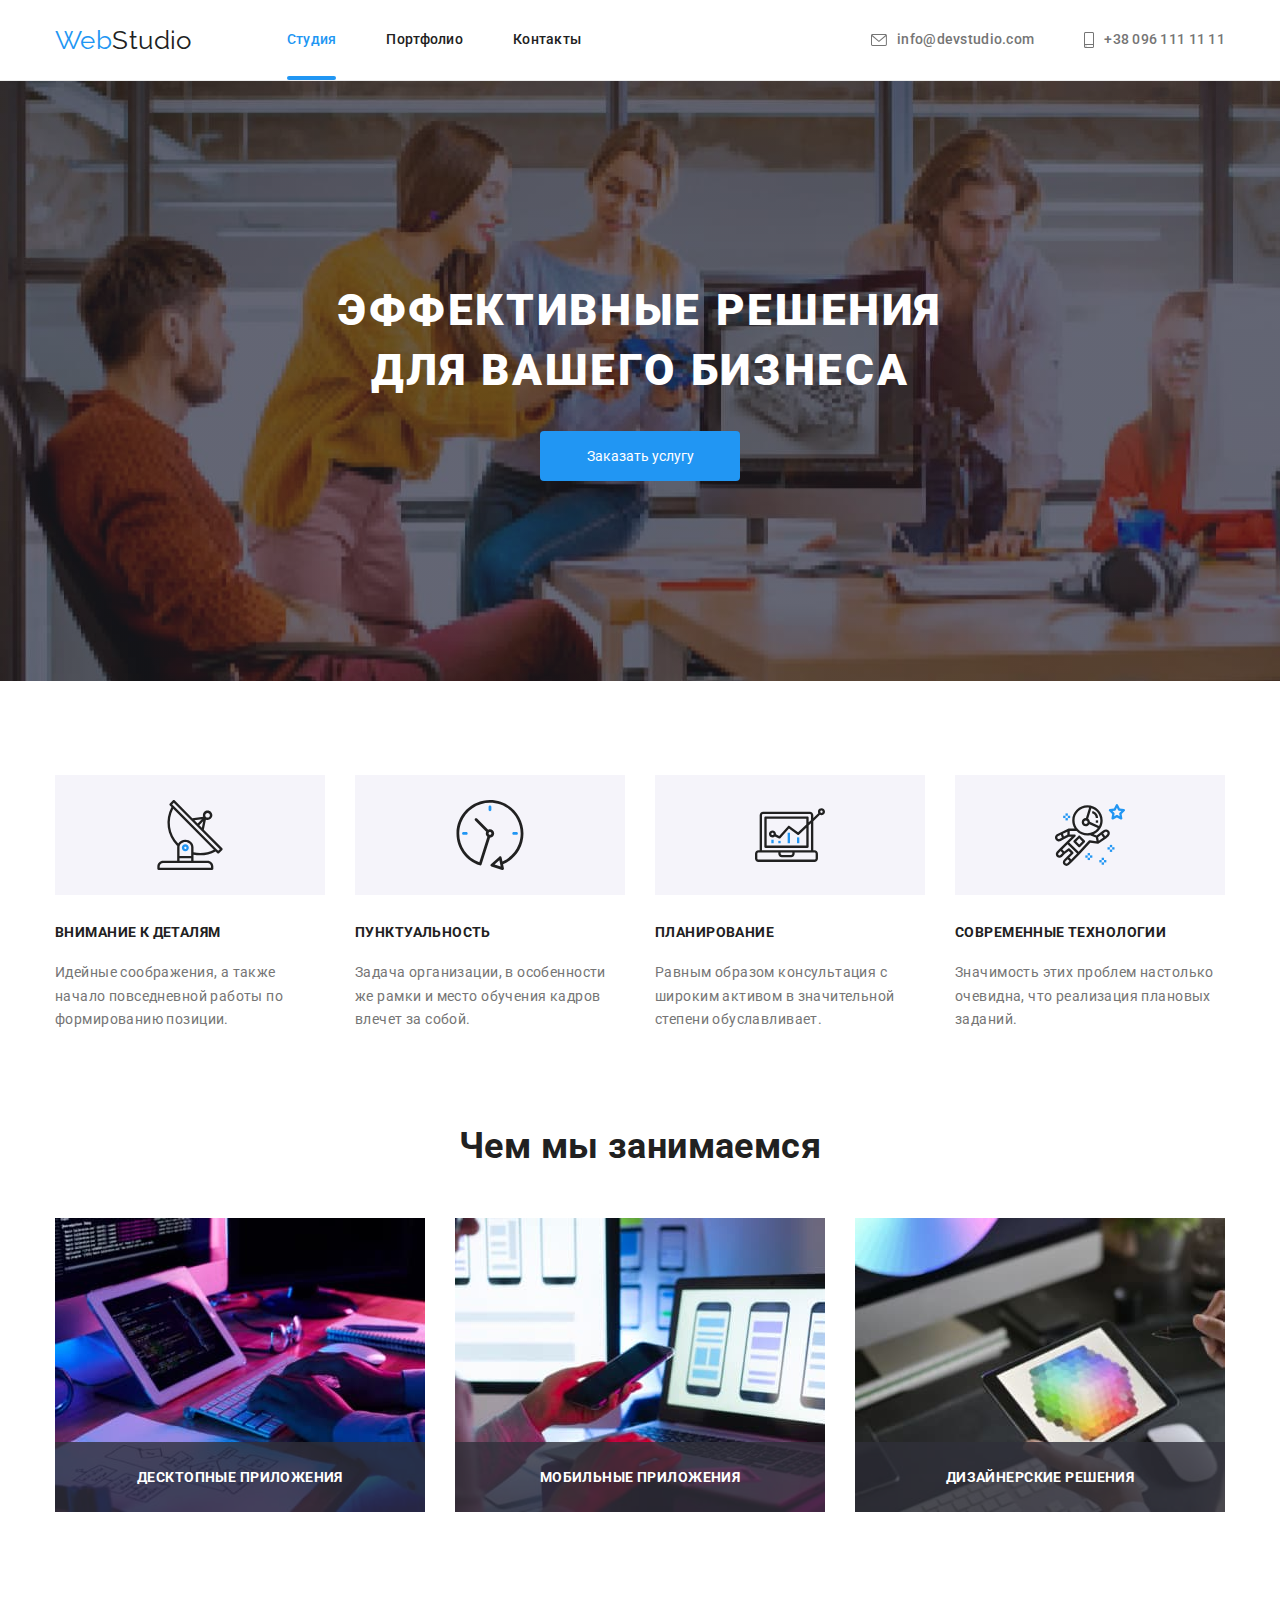
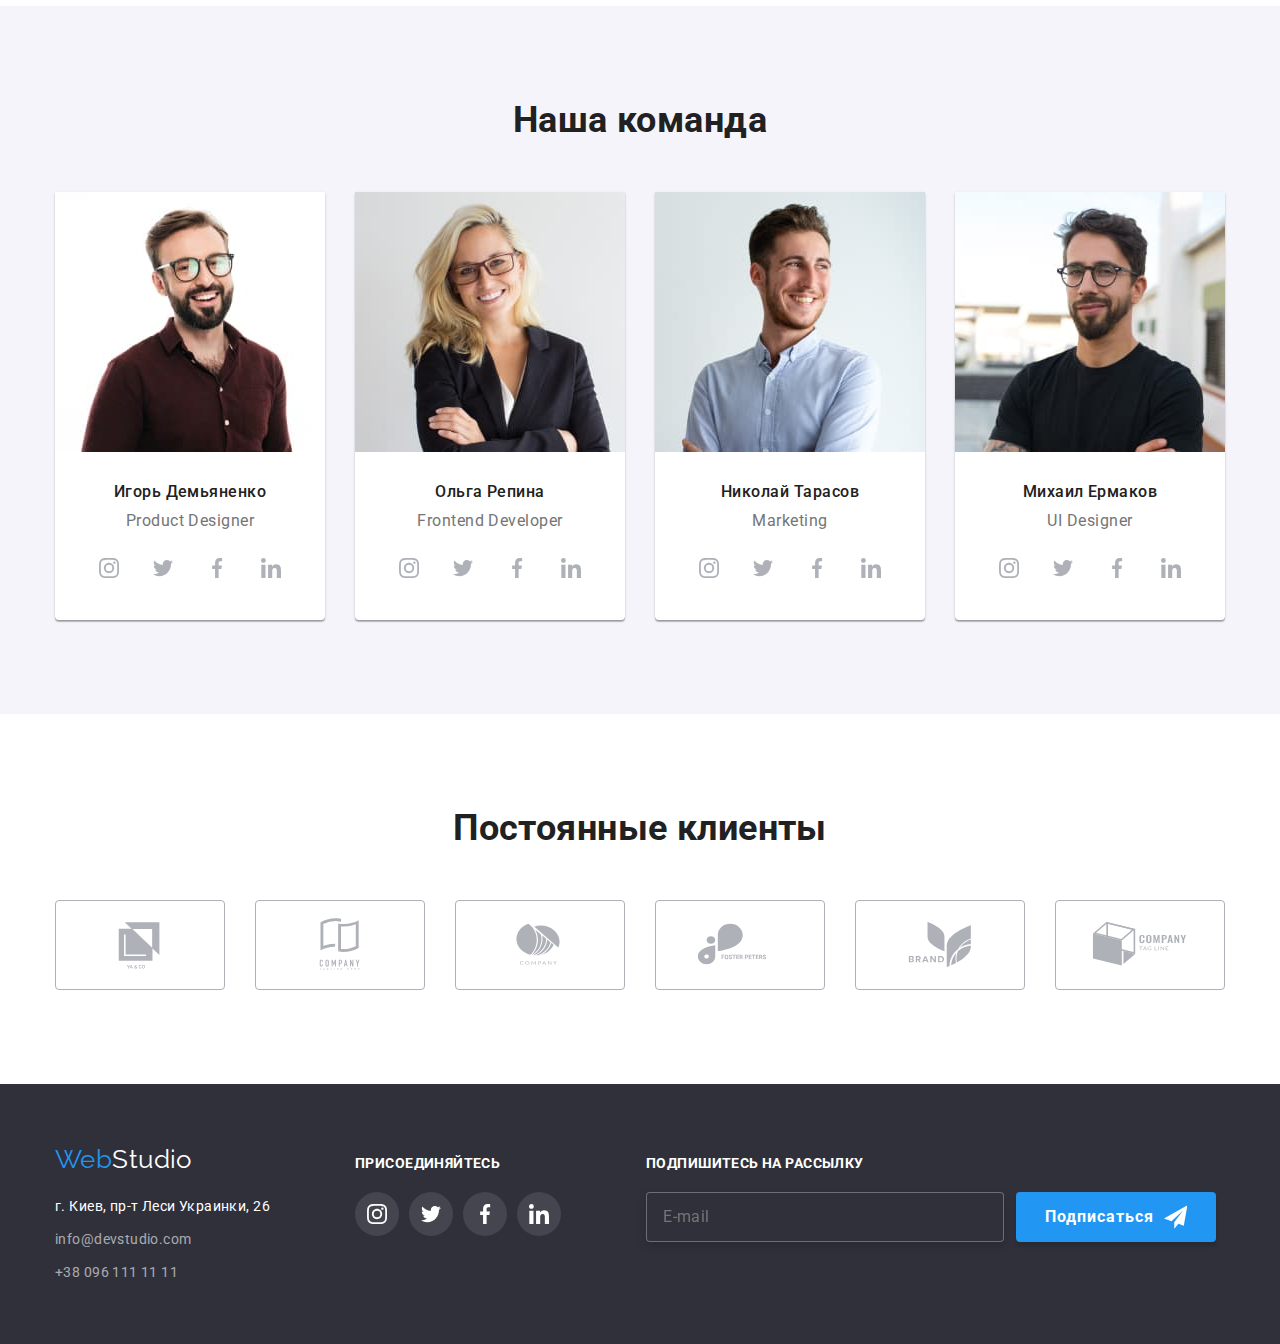
<file: index.html>
<!DOCTYPE html>
<html lang="ru">

<head>
    <meta charset="UTF-8">
    <meta http-equiv="X-UA-Compatible" content="IE=edge">
    <meta name="viewport" content="width=device-width, initial-scale=1.0">
    <title>WebStudio</title>
    <link rel="preconnect" href="https://fonts.googleapis.com">
    <link rel="preconnect" href="https://fonts.gstatic.com" crossorigin>
    <link
        href="https://fonts.googleapis.com/css2?family=Raleway:wght@700&family=Roboto:wght@400;500;700;900&display=swap"
        rel="stylesheet">
    <link rel="stylesheet"
        href="https://cdnjs.cloudflare.com/ajax/libs/modern-normalize/1.1.0/modern-normalize.min.css">
    <link rel="stylesheet" href="./css/styles.css">
</head>

<body>
    <header class="page-header">
        <div class="container main-header">
            <nav class="main-nav">
                <a class="logo" href="./index.html">
                    <span class="logo-color">Web</span>Studio
                </a>
                <ul class="list nav-list">
                    <li class="nav-item"><a class="link nav-link currentpage" href="./index.html">Студия</a></li>
                    <li class="nav-item"><a class="link nav-link" href="./portfolio.html">Портфолио</a></li>
                    <li class="nav-item"><a class="link nav-link" href="">Контакты</a></li>
                </ul>
            </nav>
            <ul class="list nav-info">
                <li class="nav-item">
                    <a class="link nav-contact" href="mailto:info@devstudio.com">
                        <svg class="nav-icon" width="16px" height="12px">
                            <use href="./images/icons.svg#icon-envelope"></use>
                        </svg>
                        info@devstudio.com
                    </a>
                </li>
                <li class="nav-item">
                    <a class="link nav-contact" href="tel:+380961111111">
                        <svg class="nav-icon" width="10px" height="16px">
                            <use href="./images/icons.svg#icon-smartphone"></use>
                        </svg>
                        +38 096 111 11 11
                    </a>
                </li>
            </ul>
        </div>
    </header>

    <main>
        <!-- HERO -->
        <section class="hero">
            <div class="container">
                <h1 class="hero-title">Эффективные решения для вашего бизнеса</h1>
                <button class="hero-button" type="button" data-modal-open>Заказать услугу</button>
            </div>
        </section>

        <!-- Особенности -->
        <section class="section features-main">
            <div class="container">
                <h2 class="hide-title">Особенности</h2> <!-- для accessibility. нужно будет спрятать -->

                <ul class="list features-list">
                    <li class="features-item icon-antenna">
                        <h3 class="features-title">Внимание к деталям</h3>
                        <p class="features-text">Идейные соображения, а также начало повседневной работы по формированию
                            позиции.</p>
                    </li>
                    <li class="features-item icon-clock">
                        <h3 class="features-title">Пунктуальность</h3>
                        <p class="features-text">Задача организации, в особенности же рамки и место обучения кадров
                            влечет за собой.</p>
                    </li>
                    <li class="features-item icon-diagram">
                        <h3 class="features-title">Планирование</h3>
                        <p class="features-text">Равным образом консультация с широким активом в значительной степени
                            обуславливает.</p>
                    </li>
                    <li class="features-item icon-astraunavt">
                        <h3 class="features-title">Современные технологии</h3>
                        <p class="features-text">Значимость этих проблем настолько очевидна, что реализация плановых
                            заданий.</p>
                    </li>
                </ul>
            </div>
        </section>

        <!-- Чем мы занимаемся -->
        <section class="section">
            <div class="container">
                <h2 class="section-title">Чем мы занимаемся</h2>
                <ul class="list description-list">
                    <li class="description-item">
                        <img class="description-img" width="370" src="./images/description/coding.jpg" alt="Кодировка">
                        <div class="description-block">
                            <p class="description-label">Десктопные приложения</p>
                        </div>
                    </li>
                    <li class="description-item">
                        <img class="description-img" width="370" src="./images/description/phone.jpg" alt="Телефон">
                        <div class="description-block">
                            <p class="description-label">Мобильные приложения</p>
                        </div>
                    </li>
                    <li class="description-item">
                        <img class="description-img" width="370" src="./images/description/tablet.jpg" alt="Планшет">
                        <div class="description-block">
                            <p class="description-label">Дизайнерские решения</p>
                        </div>
                    </li>
                </ul>
            </div>
        </section>

        <!-- Наша команда -->
        <section class="section ourteam">
            <div class="container">
                <h2 class="section-title">Наша команда</h2>
                <ul class="list team-list">
                    <li class="team-card">
                        <img width="270" src="./images/team/Igor.jpg" alt="Игорь Демьяненко">
                        <div class="team-layout">
                            <h3 class="team-name">Игорь Демьяненко</h3>
                            <p class="team-description">Product Designer</p>
                            <ul class="list icon-society">
                                <li class="list-society">
                                    <a class="society" target="_blank" rel="noopener noreferrer" href="">
                                        <svg width="20px" height="20px">
                                            <use href="./images/icons.svg#icon-instagram"></use>
                                        </svg>
                                    </a>
                                </li>
                                <li class="list-society">
                                    <a class="society" target="_blank" rel="noopener noreferrer" href="">
                                        <svg width="20px" height="20px">
                                            <use href="./images/icons.svg#icon-twitter"></use>
                                        </svg>
                                    </a>
                                </li>
                                <li class="list-society">
                                    <a class="society" target="_blank" rel="noopener noreferrer" href="">
                                        <svg width="20px" height="20px">
                                            <use href="./images/icons.svg#icon-facebook"></use>
                                        </svg>
                                    </a>
                                </li>
                                <li class="list-society">
                                    <a class="society" target="_blank" rel="noopener noreferrer" href="">
                                        <svg width="20px" height="20px">
                                            <use href="./images/icons.svg#icon-linkedin"></use>
                                        </svg>
                                    </a>
                                </li>
                            </ul>
                        </div>
                    </li>
                    <li class="team-card">
                        <img width="270" src="./images/team/Olga.jpg" alt="Ольга Репина">
                        <div class="team-layout">
                            <h3 class="team-name">Ольга Репина</h3>
                            <p class="team-description">Frontend Developer</p>
                            <ul class="list icon-society">
                                <li class="list-society">
                                    <a class="society" target="_blank" rel="noopener noreferrer" href="">
                                        <svg width="20px" height="20px">
                                            <use href="./images/icons.svg#icon-instagram"></use>
                                        </svg>
                                    </a>
                                </li>
                                <li class="list-society">
                                    <a class="society" target="_blank" rel="noopener noreferrer" href="">
                                        <svg width="20px" height="20px">
                                            <use href="./images/icons.svg#icon-twitter"></use>
                                        </svg>
                                    </a>
                                </li>
                                <li class="list-society">
                                    <a class="society" target="_blank" rel="noopener noreferrer" href="">
                                        <svg width="20px" height="20px">
                                            <use href="./images/icons.svg#icon-facebook"></use>
                                        </svg>
                                    </a>
                                </li>
                                <li class="list-society">
                                    <a class="society" target="_blank" rel="noopener noreferrer" href="">
                                        <svg width="20px" height="20px">
                                            <use href="./images/icons.svg#icon-linkedin"></use>
                                        </svg>
                                    </a>
                                </li>
                            </ul>
                        </div>
                    </li>
                    <li class="team-card">
                        <img width="270" src="./images/team/Nikolay.jpg" alt="Николай Тарасов">
                        <div class="team-layout">
                            <h3 class="team-name">Николай Тарасов</h3>
                            <p class="team-description">Marketing</p>
                            <ul class="list icon-society">
                                <li class="list-society">
                                    <a class="society" target="_blank" rel="noopener noreferrer" href="">
                                        <svg width="20px" height="20px">
                                            <use href="./images/icons.svg#icon-instagram"></use>
                                        </svg>
                                    </a>
                                </li>
                                <li class="list-society">
                                    <a class="society" target="_blank" rel="noopener noreferrer" href="">
                                        <svg width="20px" height="20px">
                                            <use href="./images/icons.svg#icon-twitter"></use>
                                        </svg>
                                    </a>
                                </li>
                                <li class="list-society">
                                    <a class="society" target="_blank" rel="noopener noreferrer" href="">
                                        <svg width="20px" height="20px">
                                            <use href="./images/icons.svg#icon-facebook"></use>
                                        </svg>
                                    </a>
                                </li>
                                <li class="list-society">
                                    <a class="society" target="_blank" rel="noopener noreferrer" href="">
                                        <svg width="20px" height="20px">
                                            <use href="./images/icons.svg#icon-linkedin"></use>
                                        </svg>
                                    </a>
                                </li>
                            </ul>
                        </div>
                    </li>
                    <li class="team-card">
                        <img width="270" src="./images/team/Mihail.jpg" alt="Михаил Ермаков">
                        <div class="team-layout">
                            <h3 class="team-name">Михаил Ермаков</h3>
                            <p class="team-description">UI Designer</p>
                            <ul class="list icon-society">
                                <li class="list-society">
                                    <a class="society" target="_blank" rel="noopener noreferrer" href="">
                                        <svg width="20px" height="20px">
                                            <use href="./images/icons.svg#icon-instagram"></use>
                                        </svg>
                                    </a>
                                </li>
                                <li class="list-society">
                                    <a class="society" target="_blank" rel="noopener noreferrer" href="">
                                        <svg width="20px" height="20px">
                                            <use href="./images/icons.svg#icon-twitter"></use>
                                        </svg>
                                    </a>
                                </li>
                                <li class="list-society">
                                    <a class="society" target="_blank" rel="noopener noreferrer" href="">
                                        <svg width="20px" height="20px">
                                            <use href="./images/icons.svg#icon-facebook"></use>
                                        </svg>
                                    </a>
                                </li>
                                <li class="list-society">
                                    <a class="society" target="_blank" rel="noopener noreferrer" href="">
                                        <svg width="20px" height="20px">
                                            <use href="./images/icons.svg#icon-linkedin"></use>
                                        </svg>
                                    </a>
                                </li>
                            </ul>
                        </div>
                    </li>
                </ul>
            </div>
        </section>

        <!-- Постоянные клиенты -->
        <section class="section">
            <div class="container">
                <h2 class="section-title">Постоянные клиенты</h2>
                <ul class="list clients-list">
                    <li class="icon-list">
                        <a class="link-client" href="">
                            <svg width="106px" height="60px">
                                <use href="./images/icons.svg#icon-logo-1"></use>
                            </svg>
                        </a>
                    </li>
                    <li class="icon-list">
                        <a href="" class="link-client">
                            <svg width="106px" height="60px">
                                <use href="./images/icons.svg#icon-logo-2"></use>
                            </svg>
                        </a>
                    </li>
                    <li class="icon-list">
                        <a href="" class="link-client">
                            <svg width="106" height="60">
                                <use href="./images/icons.svg#icon-logo-3"></use>
                            </svg>
                        </a>
                    </li>
                    <li class="icon-list">
                        <a href="" class="link-client">
                            <svg width="106px" height="60px">
                                <use href="./images/icons.svg#icon-logo-4"></use>
                            </svg>
                        </a>
                    </li>
                    <li class="icon-list">
                        <a href="" class="link-client">
                            <svg width="106px" height="60px">
                                <use href="./images/icons.svg#icon-logo-5"></use>
                            </svg>
                        </a>
                    </li>
                    <li class="icon-list">
                        <a href="" class="link-client">
                            <svg width="106px" height="60px">
                                <use href="./images/icons.svg#icon-logo-6"></use>
                            </svg>
                        </a>
                    </li>
                </ul>
            </div>
        </section>
    </main>

    <footer class="footer">
        <div class="container footer-layer">
            <div>
                <a class="logo footer-logo" href="./index.html">
                    <span class="logo-color">Web</span>Studio
                </a>
                <address>
                    <ul class="list">
                        <li class="footer-item"><a class="link footer-address" href="">г. Киев, пр-т Леси Украинки,
                                26</a></li>
                        <li class="footer-item"><a class="link footer-mail"
                                href="mailto:info@devstudio.com">info@devstudio.com</a>
                        </li>
                        <li class="footer-item"><a class="link footer-tel" href="tel:+380961111111">+38 096 111 11
                                11</a></li>
                    </ul>
                </address>
            </div>
            <div class="footer-connect">
                <h3 class="connect-title">присоединяйтесь</h3>
                <ul class="list footer-icons">
                    <li class="list-society">
                        <a class="society society-color" target="_blank" rel="noopener noreferrer" href="">
                            <svg width="20px" height="20px">
                                <use href="./images/icons.svg#icon-instagram"></use>
                            </svg>
                        </a>
                    </li>
                    <li class="list-society">
                        <a class="society society-color" target="blank" rel="noopener noreferrer" href="">
                            <svg width="20px" height="20px">
                                <use href="./images/icons.svg#icon-twitter"></use>
                            </svg>
                        </a>
                    </li>
                    <li class="list-society">
                        <a class="society society-color" target="blank" rel="noopener noreferrer" href="">
                            <svg width="20px" height="20px">
                                <use href="./images/icons.svg#icon-facebook"></use>
                            </svg>
                        </a>
                    </li>
                    <li class="list-society">
                        <a class="society society-color" target="blank" rel="noopener noreferrer" href="">
                            <svg width="20px" height="20px">
                                <use href="./images/icons.svg#icon-linkedin"></use>
                            </svg>
                        </a>
                    </li>
                </ul>
            </div>
            <div class="footer-subscribe">
                <h3 class="connect-title">Подпишитесь на рассылку</h3>
                <form class="footer-block">
                    <input class="footer-form" type="email" name="email" placeholder="E-mail">
                    <button class="subscribe-button" type="button">
                        Подписаться
                        <svg class="subscribe-icon" width="24" height="24">
                            <use href="./images/icons.svg#icon-telegram"></use>
                        </svg>
                    </button>
                </form>
            </div>
        </div>
    </footer>
    <div class="backdrop is-hidden" data-modal>
        <div class="modal">
            <button class="icon-modal" data-modal-close aria-label="закрыть">
                <svg width="18px" height="18px">
                    <use href="./images/icons.svg#modal-close"></use>
                </svg>
            </button>
            <strong class="modal-title" >Оставьте свои данные, мы вам перезвоним</strong>
            <form class="modal-form">
                <div class="form-field">
                    <label class="form-title" for="name">Имя</label>
                    <input class="form-input" type="text" name="name" id="name" autofocus placeholder=" ">
                    <svg class="form-icon" width="18" height="18">
                        <use href="./images/icons.svg#icon-person"></use>
                    </svg>
                </div>
                <div class="form-field">
                    <label class="form-title" for="phone">Телефон</label>
                    <input class="form-input" type="tel" name="phone" id="phone" placeholder=" ">
                    <svg class="form-icon" width="18" height="18">
                        <use href="./images/icons.svg#icon-phone"></use>
                    </svg>
                </div>
                <div class="form-field">
                    <label class="form-title" for="email">Почта</label>
                    <input class="form-input" type="email" name="email" id="email" placeholder=" ">
                    <svg class="form-icon" width="18" height="18">
                        <use href="./images/icons.svg#icon-email"></use>
                    </svg>
                </div>
                <div class="form-field">
                    <label class="form-title" for="comments">Комментарий</label>
                    <textarea class="form-comments" name="comments" id="comments" rows="10" placeholder="Введите текст"></textarea>
                </div>
                <label class="form-checkbox">
                    <input class="checkbox-input" id="user-checkbox" type="checkbox">
                    <svg class="form-checkbox-input" width="16" height="15">
                        <use href="./images/icons.svg#icon-checkbox"></use>
                    </svg>
                    <span>Соглашаюсь с рассылкой и принимаю&nbsp; <a class="form-checkbox-contract" href="#">Условия договора</a></span>
                </label>
                <button class="modal-button" type="submit">Отправить</button>
            </form>
        </div>
    </div>
        <script src="./js/modal.js"></script>
</body>

</html>
</file>
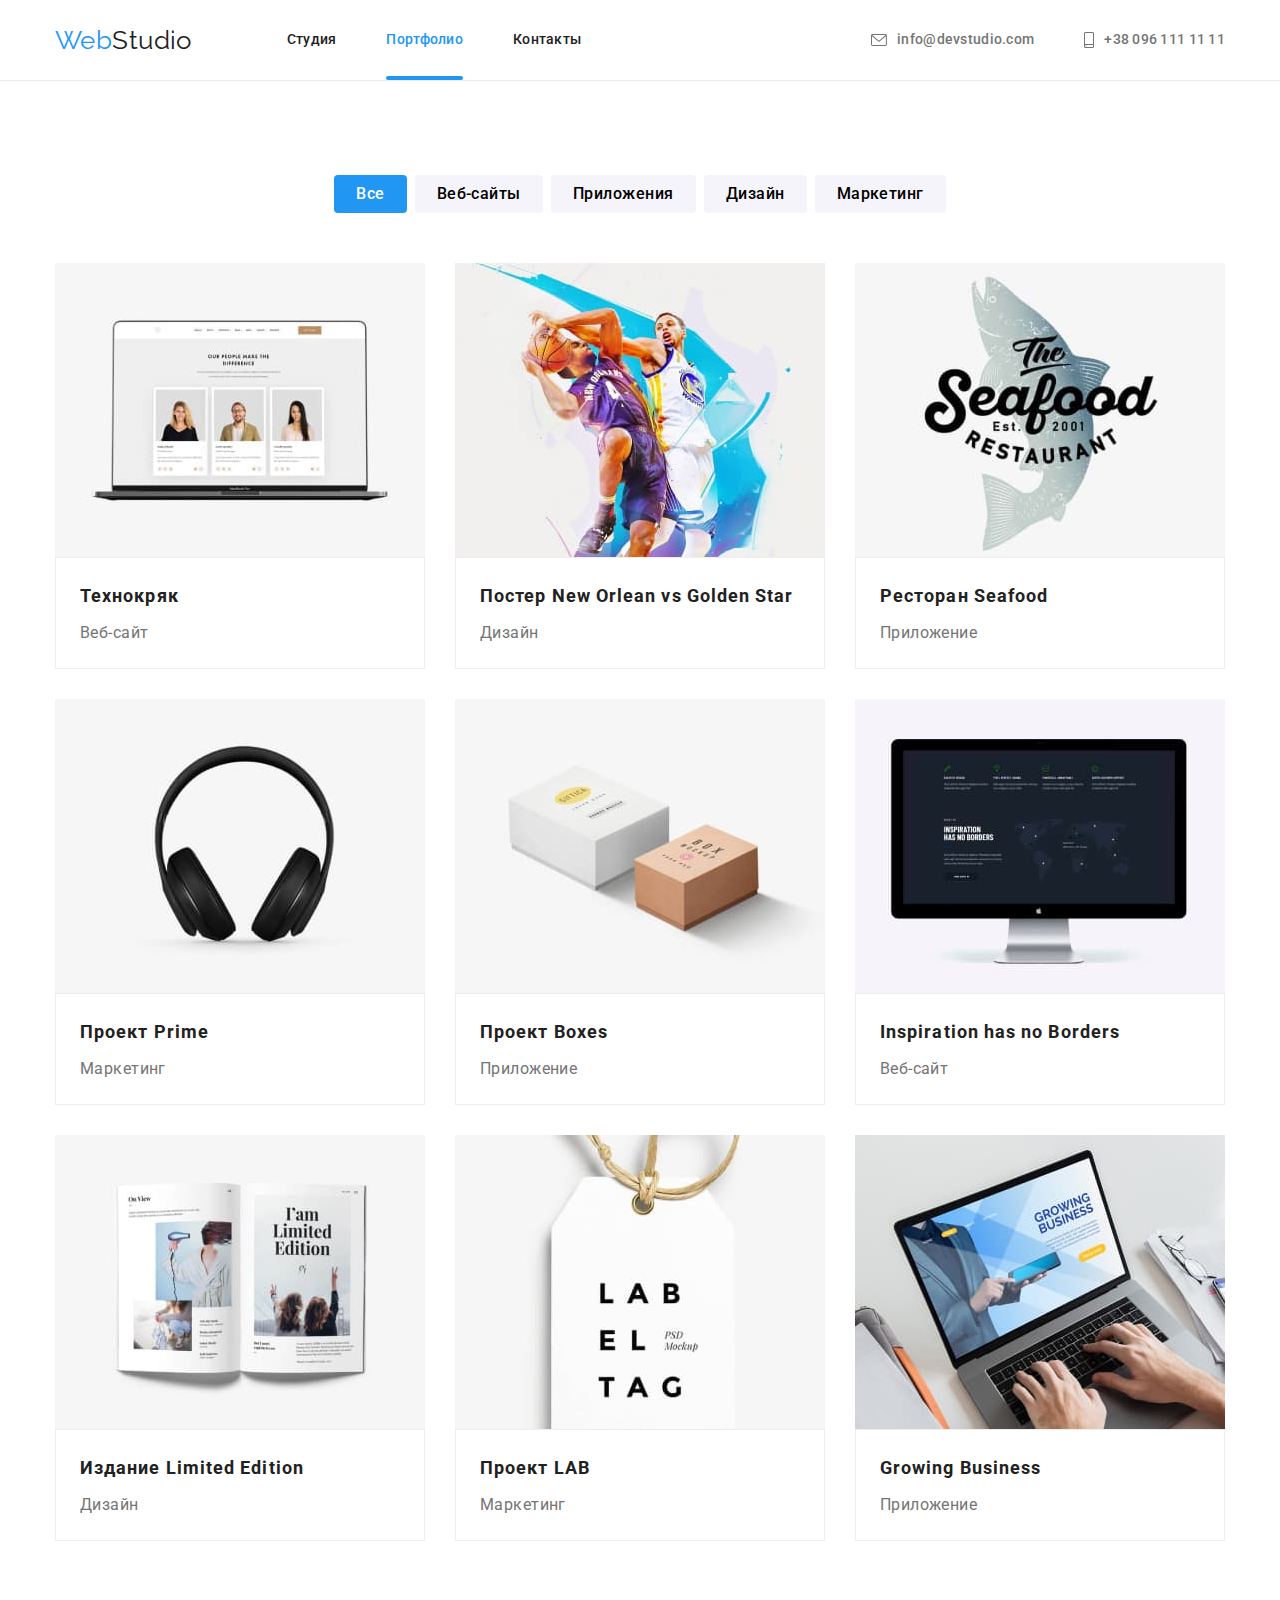
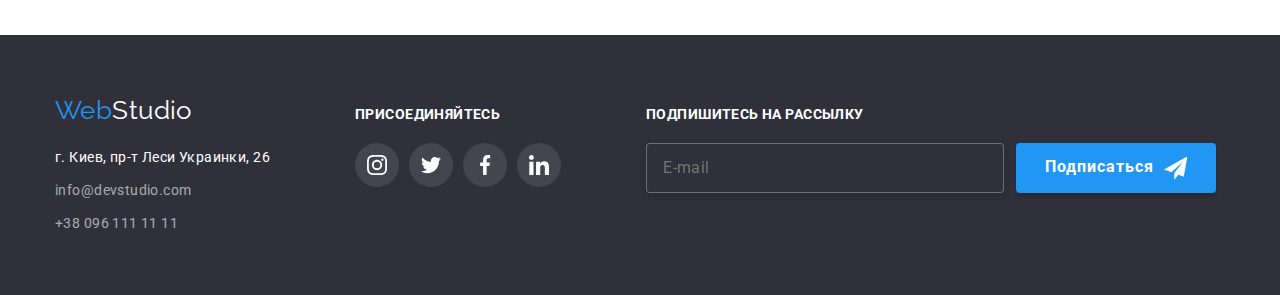
<file: portfolio.html>
<!DOCTYPE html>
<html lang="ru">
<head>
    <meta charset="UTF-8">
    <meta http-equiv="X-UA-Compatible" content="IE=edge">
    <meta name="viewport" content="width=device-width, initial-scale=1.0">
    <title>WebStudio</title>
    <link rel="preconnect" href="https://fonts.googleapis.com">
    <link rel="preconnect" href="https://fonts.gstatic.com" crossorigin>
    <link href="https://fonts.googleapis.com/css2?family=Raleway:wght@700&family=Roboto:wght@400;500;700;900&display=swap" rel="stylesheet">
    <link rel="stylesheet" href="https://cdnjs.cloudflare.com/ajax/libs/modern-normalize/1.1.0/modern-normalize.min.css">
    <link rel="stylesheet" href="./css/styles.css">
</head>
<body>
    <header class="page-header">
        <div class="container main-header">
            <nav class="main-nav">
                <a class="logo" href="./index.html">
                    <span class="logo-color">Web</span>Studio
                </a>
                <ul class="list nav-list">
                    <li class="nav-item"><a class="link nav-link" href="./index.html">Студия</a></li>
                    <li class="nav-item"><a class="link nav-link currentpage" href="./portfolio.html">Портфолио</a></li>
                    <li class="nav-item"><a class="link nav-link" href="">Контакты</a></li>
                </ul>
            </nav>
            <ul class="list nav-info">
                <li class="nav-item">
                    <a class="link nav-contact" href="mailto:info@devstudio.com">
                        <svg class="nav-icon" width="16px" height="12px">
                            <use href="./images/icons.svg#icon-envelope"></use>
                        </svg>
                        info@devstudio.com
                    </a>
                </li>
                <li class="nav-item">
                    <a class="link nav-contact" href="tel:+380961111111">
                        <svg class="nav-icon" width="10px" height="16px">
                            <use class="icon-info" href="./images/icons.svg#icon-smartphone"></use>
                        </svg>
                        +38 096 111 11 11
                    </a>
                </li>
            </ul>
        </div>
    </header>

    <main>
        <!-- Filter -->
        <section class="section">
            <div class="container">
                <h1  class="hide-title">Портфолио</h1> <!-- для accessibility. нужно будет спрятать -->
                <ul class="list filter-list">
                    <li class="filter-item">
                        <button class="filter-button active" type="button">Все</button>
                    </li>
                    <li class="filter-item">
                        <button class="filter-button" type="button">Веб-сайты</button>
                    </li>
                    <li class="filter-item">
                        <button class="filter-button" type="button">Приложения</button>
                    </li>
                    <li class="filter-item">
                        <button class="filter-button" type="button">Дизайн</button>
                    </li>
                    <li class="filter-item">
                        <button class="filter-button" type="button">Маркетинг</button>
                    </li>
                </ul>
                <!-- Portfolio -->
                <ul class="list portfolio">
                    <li class="portfolio-card">
                        <div class="thumb">
                            <img width="370" src="./images/Portfolio1.jpg" alt="Ноутбук">
                            <div class="overlay">
                                <p class="label">Технокряк это современная площадка распространения коронавируса. Компании используют эту платформу
                                    для цифрового шпионажа и атак на защищённые сервера конкурентов.</p>
                            </div>
                        </div>
                        <div class="portfolio-frame">
                            <h2 class="portfolio-title">Технокряк</h2>
                            <p class="portfolio-description">Веб-сайт</p>
                        </div>
                    </li>
                    <li class="portfolio-card">
                        <div class="thumb">
                            <img width="370" src="./images/Portfolio2.jpg" alt="Баскетбол">
                            <div class="overlay">
                                <p class="label">Технокряк это современная площадка распространения коронавируса. Компании используют эту платформу
                                    для цифрового шпионажа и атак на защищённые сервера конкурентов.</p>
                            </div>
                        </div>
                        <div class="portfolio-frame">
                            <h2 class="portfolio-title">Постер New Orlean vs Golden Star</h2>
                            <p class="portfolio-description">Дизайн</p>
                        </div>
                    </li>
                    <li class="portfolio-card">
                        <div class="thumb">
                            <img width="370" src="./images/Portfolio3.jpg" alt="Логотип">
                            <div class="overlay">
                                <p class="label">Технокряк это современная площадка распространения коронавируса. Компании используют эту платформу
                                    для цифрового шпионажа и атак на защищённые сервера конкурентов.</p>
                            </div>
                        </div>
                        <div class="portfolio-frame">
                            <h2 class="portfolio-title">Ресторан Seafood</h2>
                            <p class="portfolio-description">Приложение</p>
                        </div>
                    </li>
                    <li class="portfolio-card">
                        <div class="thumb">
                            <img width="370" src="./images/Portfolio4.jpg" alt="Наушники">
                            <div class="overlay">
                                <p class="label">Технокряк это современная площадка распространения коронавируса. Компании используют эту платформу
                                    для цифрового шпионажа и атак на защищённые сервера конкурентов.</p>
                            </div>
                        </div>
                        <div class="portfolio-frame">
                            <h2 class="portfolio-title">Проект Prime</h2>
                            <p class="portfolio-description">Маркетинг</p>
                        </div>
                    </li>
                    <li class="portfolio-card">
                        <div class="thumb">
                            <img width="370" src="./images/Portfolio5.jpg" alt="Коробки">
                            <div class="overlay">
                                <p class="label">Технокряк это современная площадка распространения коронавируса. Компании используют эту платформу
                                    для цифрового шпионажа и атак на защищённые сервера конкурентов.</p>
                            </div>
                        </div>
                        <div class="portfolio-frame">
                            <h2 class="portfolio-title">Проект Boxes</h2>
                            <p class="portfolio-description">Приложение</p>
                        </div>
                    </li>
                    <li class="portfolio-card">
                        <div class="thumb">
                            <img width="370" src="./images/Portfolio6.jpg" alt="Монитор">
                            <div class="overlay">
                                <p class="label">Технокряк это современная площадка распространения коронавируса. Компании используют эту платформу
                                    для цифрового шпионажа и атак на защищённые сервера конкурентов.</p>
                            </div>
                        </div>
                        <div class="portfolio-frame">
                            <h2 class="portfolio-title">Inspiration has no Borders</h2>
                            <p class="portfolio-description">Веб-сайт</p>
                        </div>
                    </li>
                    <li class="portfolio-card">
                        <div class="thumb">
                            <img width="370" src="./images/Portfolio7.jpg" alt="Книга">
                            <div class="overlay">
                                <p class="label">Технокряк это современная площадка распространения коронавируса. Компании используют эту платформу
                                    для цифрового шпионажа и атак на защищённые сервера конкурентов.</p>
                            </div>
                        </div>
                        <div class="portfolio-frame">
                            <h2 class="portfolio-title">Издание Limited Edition</h2>
                            <p class="portfolio-description">Дизайн</p>
                        </div>
                    </li>
                    <li class="portfolio-card">
                        <div class="thumb">
                            <img width="370" src="./images/Portfolio8.jpg" alt="Логотип">
                            <div class="overlay">
                                <p class="label">Технокряк это современная площадка распространения коронавируса. Компании используют эту платформу
                                    для цифрового шпионажа и атак на защищённые сервера конкурентов.</p>
                            </div>
                        </div>
                        <div class="portfolio-frame">
                            <h2 class="portfolio-title">Проект LAB</h2>
                            <p class="portfolio-description">Маркетинг</p>
                        </div>
                    </li>
                    <li class="portfolio-card">
                        <div class="thumb">
                            <img width="370" src="./images/Portfolio9.jpg" alt="Ноутбук">
                            <div class="overlay">
                                <p class="label">Технокряк это современная площадка распространения коронавируса. Компании используют эту платформу
                                    для цифрового шпионажа и атак на защищённые сервера конкурентов.</p>
                            </div>
                        </div>
                        <div class="portfolio-frame">
                            <h2 class="portfolio-title">Growing Business</h2>
                            <p class="portfolio-description">Приложение</p>
                        </div>
                    </li>
                </ul>
            </div>
        </section>
    </main>

    <footer class="footer">
        <div class="container footer-layer">
            <div>
                <a class="logo footer-logo" href="./index.html">
                    <span class="logo-color">Web</span>Studio
                </a>
                <address>
                    <ul class="list">
                        <li class="footer-item"><a class="link footer-address" href="">г. Киев, пр-т Леси Украинки, 26</a>
                        </li>
                        <li class="footer-item"><a class="link footer-mail"
                                href="mailto:info@devstudio.com">info@devstudio.com</a>
                        </li>
                        <li class="footer-item"><a class="link footer-tel" href="tel:+380961111111">+38 096 111 11 11</a>
                        </li>
                    </ul>
                </address>
            </div>
            <div class="footer-connect">
                <h3 class="connect-title">присоединяйтесь</h3>
                <ul class="list footer-icons">
                    <li class="list-society">
                        <a class="society society-color" target="blank" rel="noopener noreferrer" href="">
                            <svg width="20px" height="20px">
                                <use href="./images/icons.svg#icon-instagram"></use>
                            </svg>
                        </a>
                    </li>
                    <li class="list-society">
                        <a class="society society-color" target="blank" rel="noopener noreferrer" href="">
                            <svg width="20px" height="20px">
                                <use href="./images/icons.svg#icon-twitter"></use>
                            </svg>
                        </a>
                    </li>
                    <li class="list-society">
                        <a class="society society-color" target="blank" rel="noopener noreferrer" href="">
                            <svg width="20px" height="20px">
                                <use href="./images/icons.svg#icon-facebook"></use>
                            </svg>
                        </a>
                    </li>
                    <li class="list-society">
                        <a class="society society-color" target="blank" rel="noopener noreferrer" href="">
                            <svg width="20px" height="20px">
                                <use href="./images/icons.svg#icon-linkedin"></use>
                            </svg>
                        </a>
                    </li>
                </ul>
            </div>
            <div class="footer-subscribe">
                <h3 class="connect-title">Подпишитесь на рассылку</h3>
                <form class="footer-block">
                    <input class="footer-form" type="email" name="email" placeholder="E-mail">
                    <button class="subscribe-button" type="button">
                        Подписаться
                        <svg class="subscribe-icon" width="24" height="24">
                            <use href="./images/icons.svg#icon-telegram"></use>
                        </svg>
                    </button>
                </form>
            </div>
        </div>
    </footer>
</body>
</html>
</file>
<file: css/styles.css>
:root {
    --primary-white-color: #fff;
    --primary-text-color: #212121;
    --secondary-text-color: #757575;
    --accent-color: #2196F3;
    --primary-font-family: Roboto;
    --secondary-font-family: Sans-serif;
    --footer-color: #2F303A;

}

body {
    font-family: var(--primary-font-family), var(--secondary-font-family);
    font-size: 14px;
    letter-spacing: 0.03em;

    background-color: var(--primary-white-color);
    color: var(--primary-text-color);
}

h1,
h2,
h3,
h4,
ul,
p {
    margin: 0;
    padding: 0;
}

img {
    display: block;
}

/* Утилиты */

.section {
    padding-top: 94px;
    padding-bottom: 94px;
}

.container {
    margin-left: auto;
    margin-right: auto;
    padding-left: 15px;
    padding-right: 15px;

    width: 1200px;
}

.link {
    text-decoration: none;
}

.list {
    list-style: none;
}

.hide-title {
    position: absolute;
    white-space: nowrap;
    width: 1px;
    height: 1px;
    overflow: hidden;
    border: 0;
    padding: 0;
    clip: rect(0 0 0 0);
    clip-path: inset(50%);
    margin: -1px;
}

/* Header */

.page-header {
    border-bottom: 1px solid #ECECEC;
}

.main-header {
    display: flex;
    align-items: center;
}

.main-nav {
    display: flex;
    align-items: center;
}

.logo {
    font-family: 'Raleway';
    font-size: 26px;
    line-height: 1.19;
    text-decoration: none;

    color: var(--primary-text-color)
}

.logo .logo-color {
    color: var(--accent-color);
}

.nav-list {
    display: flex;
    margin-left: 95px;
}

.nav-info {
    display: flex;
    margin-left: auto;
    align-items: center;
}

.nav-item {
    display: flex;
    align-items: center;
    font-weight: 500;
    font-size: 14px;
    line-height: 1.14;
    letter-spacing: 0.02em;
    color: var(--secondary-text-color);

    cursor: pointer;
}

.nav-item:not(:last-child) {
    margin-right: 50px;
}

.nav-link {
    position: relative;
    display: block;
}

.nav-link,
.nav-contact {
    padding-top: 32px;
    padding-bottom: 32px;

    font-weight: 500;
    line-height: 1.14;
    letter-spacing: 0.02em;

    color: var(--primary-text-color);

    transition: color 250ms cubic-bezier(0.4, 0, 0.2, 1);
}

.nav-contact {
    display: flex;
    align-items: center;
    color: var(--secondary-text-color);

    transition: color 250ms cubic-bezier(0.4, 0, 0.2, 1);
}

.nav-icon {
    margin-right: 10px;
    fill: currentColor;
}

.nav-icon:hover,
.nav-icon:focus,
.nav-link:hover,
.nav-link:focus,
.nav-contact:hover,
.nav-contact:focus {
    fill: var(--accent-color);
    color: var(--accent-color);
}

.current {
    color: var(--accent-color)
}

.currentpage::after {
    position: absolute;
    content: '';
    display: block;
    bottom: 0;

    width: 100%;
    height: 4px;
    background: var(--accent-color);
    border-radius: 2px;
    background-repeat: no-repeat;
    background-position: bottom;
}

.currentpage {
    color: var(--accent-color);
}

/* Hero */

.hero {
    margin: 0px auto;
    padding-top: 200px;
    padding-bottom: 200px;
    max-width: 1600px;
    text-align: center;
    background: #2F303A;

    background-image: linear-gradient(to right,
                rgba(47, 48, 58, 0.4),
                rgba(47, 48, 58, 0.4)),
            url(../images/hero.jpg);
}

.hero-title {
    width: 696px;
    margin: 0px auto 30px auto;

    font-weight: 900;
    font-size: 44px;
    line-height: 1.36;
    letter-spacing: 0.06em;
    text-transform: uppercase;
    text-align: center;

    color: var(--primary-white-color);
}

.hero-button {
    width: 200px;
    height: 50px;

    color: var(--primary-white-color);
    background: var(--accent-color);

    border: 0px;
    border-radius: 4px;
    cursor: pointer;

    transition: background-color 250ms cubic-bezier(0.4, 0, 0.2, 1);
}

.hero-button:hover,
.hero-button:focus {
    background-color: #188ce8;
    box-shadow: 0px 4px 4px rgba(0, 0, 0, 0.15);
}

/* Модальное окно */

.backdrop {
    position: fixed;
    top: 0%;
    left: 0;
    width: 100%;
    height: 100%;

    background-color: rgba(0, 0, 0, 0.2);

    transition: opacity ease-in-out .3s;
}

.backdrop.is-hidden {
    visibility: hidden;
    opacity: 0;
    pointer-events: none;

    transition: 0.5s;
}

.modal {
    position: absolute;
    padding: 40px;
    top: 50%;
    left: 50%;
    transform: translate(-50%, -50%);

    width: 528px;
    height: 581px;

    background-color: rgba(255, 255, 255, 1);
}

.icon-modal {
    display: flex;
    position: absolute;
    top: 0;
    right: 0;
    margin: 8px 8px;

    align-items: center;
    width: 30px;
    height: 30px;

    border-radius: 50%;
    background: var(--primary-white-color);
    border: 1px solid rgba(0, 0, 0, 0.1);

    cursor: pointer;

    transition: fill 250ms cubic-bezier(0.4, 0, 0.2, 1);
}

.icon-modal:hover,
.icon-modal:focus {
    fill: var(--accent-color);
}

.modal-title {
    display: block;
    margin-bottom: 12px;
    font-weight: 700;
    font-size: 20px;
    line-height: 1.15;
    text-align: center;
    letter-spacing: 0.03em;

    color: var(--primary-text-color);
}

.modal-form {
    text-align: center;
}

.form-field {
    display: flex;
    flex-direction: column;
    position: relative;
    margin-bottom: 10px;
    text-align: left;
}

.form-field:last-of-type {
    margin-bottom: 20px;
}

.form-title {
    margin-bottom: 4px;

    font-size: 12px;
    line-height: 1.16;

    letter-spacing: 0.01em;

    color: var(--secondary-text-color);
}

.form-input {
    padding: 12px 20px 12px 40px;
    width: 448px;
    height: 40px;

    border: 1px solid rgba(33, 33, 33, 0.2);
    border-radius: 4px;
    outline: transparent;

    transition: border 250ms cubic-bezier(0.4, 0, 0.2, 1);
}

.form-icon {
    position: absolute;
    bottom: 11px;
    left: 12px;

    transition: fill 250ms cubic-bezier(0.4, 0, 0.2, 1);
}

.form-input:hover+.form-icon,
.form-input:focus+.form-icon {
    fill: var(--accent-color);
}


.form-comments {
    padding: 12px 16px 12px 16px;
    width: 448px;
    height: 120px;

    font-size: 14px;
    line-height: 1.14;
    letter-spacing: 0.01em;
    resize: none;

    border: 1px solid rgba(33, 33, 33, 0.2);
    border-radius: 4px;
    outline: transparent;

    transition: border 250ms cubic-bezier(0.4, 0, 0.2, 1);
}

.form-input:hover,
.form-input:focus,
.form-comments:hover,
.form-comments:focus {
    border: 1px solid var(--accent-color);
}

.form-checkbox {
    display: flex;
    align-items: center;
    margin-bottom: 30px;

    font-size: 14px;
    line-height: 2;
    letter-spacing: 0.03em;

    color: var(--secondary-text-color);
}

.checkbox-input {
    appearance: none;
}

.checkbox-input:checked+.form-checkbox-input {
    outline-color: var(--accent-color);
    background-color: var(--accent-color);
}

.checkbox-input:focus + .form-checkbox-input {
    outline-color: var(--accent-color);
}

.form-checkbox-input {
    display: inline-block;
    margin-left: 13px;
    margin-right: 7px;
    width: 15px;
    height: 15px;
    outline: 2px solid rgba(33, 33, 33, 1);
    outline-offset: -2px;
    border-radius: 2px;
}

.form-checkbox-contract {
    text-decoration: underline;
    color: var(--accent-color);
}

.modal-button {
    width: 200px;
    height: 50px;

    font-weight: 700;
    font-size: 16px;
    line-height: 1.9;

    text-align: center;
    letter-spacing: 0.06em;

    color: var(--primary-white-color);
    background-color: var(--accent-color);
    box-shadow: 0px 4px 4px rgba(0, 0, 0, 0.15);
    border: 0px;
    border-radius: 4px;
    cursor: pointer;

    transition: background-color 250ms cubic-bezier(0.4, 0, 0.2, 1);
}

.modal-button:hover,
.modal-button:focus {
    background-color: #188CE8;
}

/* Особенности */

.features-main {
    padding-bottom: 0px;
}

.features-list {
    display: flex;
}

.features-item {
    width: 270px;
    margin-right: 30px;
}

.features-item:last-child {
    margin-right: 0;
}

.features-item::before {
    display: block;
    content: '';
    height: 120px;
    margin-bottom: 30px;

    background-color: #F5F4FA;
    background-size: 70px;
    background-repeat: no-repeat;
    background-position: center;
}

.icon-antenna::before {
    background-image: url(../images/features/antenna.svg);
}

.icon-clock::before {
    background-image: url(../images/features/clock.svg);
}

.icon-diagram::before {
    background-image: url(../images/features/diagram.svg);
}

.icon-astraunavt::before {
    background-image: url(../images/features/astronaut.svg);
}

.features-title {
    margin-bottom: 20px;
    font-size: 14px;
    line-height: 1.14;
    text-transform: uppercase;
}

.features-text {
    line-height: 1.71;
    
    color: var(--secondary-text-color);
}

/* Чем мы занимаемся */

.section-title {
    margin-bottom: 50px;
    font-size: 36px;
    line-height: 1.16;
    text-align: center;
}

.description-list {
    display: flex;
}

.description-item {
    display: flex;
    position: relative;
    justify-content: space-between;
}

.description-item:not(:last-child) {
    margin-right: 30px;
}

.description-block {
    position: absolute;
    display: flex;
    justify-content: center;
    align-items: center;

    bottom: 0;
    left: 0;

    width: 100%;
    height: 70px;
    margin: 0;


    background: rgba(47, 48, 58, 0.8);
}

.description-label {
    font-weight: bold;
    font-size: 14px;
    line-height: 1.14px;
    text-align: center;
    letter-spacing: 0.03em;
    text-transform: uppercase;

    color: var(--primary-white-color);
}

/* Наша команда */

.ourteam {
    background-color: #F5F4FA;
}

.team-list {
    display: flex;
}

.team-card {
    box-shadow: 0px 1px 3px rgb(0 0 0 / 12%), 0px 1px 1px rgb(0 0 0 / 14%), 0px 2px 1px rgb(0 0 0 / 20%);
    border-radius: 0px 0px 4px 4px;
    
    background-color: var(--primary-white-color);
}

.team-card:not(:last-child){
    margin-right: 30px;
}

.team-layout {
    padding-top: 30px;
    padding-bottom: 30px;
}

.team-name {
    margin-bottom: 10px;

    font-weight: 500;
    font-size: 16px;
    line-height: 1.19;
    letter-spacing: 0.03em;
    text-align: center;
}

.team-description {
    margin-bottom: 16px;
    font-size: 16px;
    line-height: 1.19;
    letter-spacing: 0.03em;
    text-align: center;

    color: var(--secondary-text-color);
}

.icon-society {
    display: flex;
    padding: 0;
    justify-content: center;
    /* margin-top: 16px; */
    /* margin: 16px 32px 0px 32px; */
    list-style: none;
}

.list-society {
    display: block;
    content: '';
    margin-right: 10px;
    border-radius: 50%;

    cursor: pointer;
}

.list-society:last-child {
    margin-right: 0px;
}

.society {
    display: flex;
    justify-content: center;
    align-items: center;
    width: 44px;
    height: 44px;
    border-radius: 50%;
    background-color: rgba(255, 255, 255, 0.1);
    fill: #AFB1B8;
    transition: background-color 250ms cubic-bezier(0.4, 0, 0.2, 1), fill 250ms cubic-bezier(0.4, 0, 0.2, 1);
}

.society:hover,
.society:focus {
    fill: var(--primary-white-color);
    background-color: var(--accent-color);
}

.society-color {
    fill: var(--primary-white-color);
}

/* Постоянные клиенты */

.clients-list {
    display: flex;
}

.icon-list:not(:last-child) {
    margin-right: 30px;
}

.link-client {
    display: flex;
    content: '';
    align-items: center;
    justify-content: center;
    width: 170px;
    height: 90px;

    fill: #AFB1B8;
    background-color: var(--primary-white-color);

    border: 1px solid #AFB1B8;
    box-sizing: border-box;
    border-radius: 4px;

    cursor: pointer;

    transition: border 250ms cubic-bezier(0.4, 0, 0.2, 1), fill 250ms cubic-bezier(0.4, 0, 0.2, 1);
}

.link-client:hover,
.link-client:focus {
    border: 1px solid var(--accent-color);
    fill: var(--accent-color);
}

/* Filter */

.filter-list {
    display: flex;
    margin-bottom: 50px;
    justify-content: center;
}

.filter-button {
    padding: 6px 22px 6px 22px;
    font-weight: 500;
    font-size: 16px;
    line-height: 1.625;
    letter-spacing: 0.03em;
    text-align: center;
    border: 0px;
    border-radius: 4px;

    cursor: pointer;

    background-color: #F5F4FA;

    transition: color 250ms cubic-bezier(0.4, 0, 0.2, 1), background-color 250ms cubic-bezier(0.4, 0, 0.2, 1), box-shadow 250ms cubic-bezier(0.4, 0, 0.2, 1);
}

.filter-item:not(:last-child) {
    margin-right: 8px;
}

.filter-button:hover,
.filter-button:focus {
    color: var(--primary-white-color);
    background-color: var(--accent-color);
    filter: drop-shadow(0px 4px 4px rgba(0, 0, 0, 0.25));
}

.active {
    color: var(--primary-white-color);
    background-color: var(--accent-color);   
}

/* Portfolio */

.portfolio {
    display: flex;
    flex-wrap: wrap;
}

.portfolio-card {
    width: calc((100% - 60px) / 3);
    margin-right: 30px;
    margin-bottom: 30px;
    transition: box-shadow 250ms cubic-bezier(0.4, 0, 0.2, 1);
}

.portfolio-card:nth-child(3n) {
    margin-right: 0px;
}

.portfolio-card:nth-last-child(-n+3) {
    margin-bottom: 0px;
}

.portfolio-card:hover,
.portfolio-card:focus {
    box-shadow: 0px 1px 1px rgba(0, 0, 0, 0.12), 0px 4px 4px rgba(0, 0, 0, 0.06), 1px 4px 6px rgba(0, 0, 0, 0.16);
}

.thumb {
    position: relative;
    overflow: hidden;
}

.overlay {
    position: absolute;
    display: flex;
    justify-content: center;
    align-items: center;
    top: 0;
    left: 0;
    width: 100%;
    height: 100%;
    background: rgba(33, 150, 243, 0.9);

    transform: translateY(100%);
    transition: transform 250ms cubic-bezier(0.4, 0, 0.2, 1);
}

.portfolio-frame {
    padding-top: 20px;
    padding-bottom: 20px;
    padding-right: 24px;
    padding-left: 24px;

    border: 1px solid #EEEEEE;
}

.portfolio-card:hover .overlay,
.portfolio-card:focus .overlay {
    transform: translateY(0);
    transition: transform 250ms cubic-bezier(0.4, 0, 0.2, 1);
}

.label {
    margin: 0;
    padding: 0;
    width: 322px;
    font-size: 18px;
    line-height: 1.55;
    letter-spacing: 0.03em;
    color: var(--primary-white-color);
}

.portfolio-title {
    margin-bottom: 4px;
    font-size: 18px;
    line-height: 2;
    letter-spacing: 0.06em;
}

.portfolio-description {
    font-size: 16px;
    line-height: 1.87;

    color: var(--secondary-text-color)
}

/* Footer */

.footer {
    padding-top: 60px;
    padding-bottom: 60px;

    background-color: var(--footer-color);
}

.footer-layer {
    display: flex;
    align-items: baseline;
}

.footer-logo {
    display: block;
    margin-bottom: 20px;
}

.footer .logo {
    color: var(--primary-white-color);
}

.footer-address,
.footer-mail,
.footer-tel {
    font-style: normal;
    line-height: 1.71;
    text-decoration: none;

    color: rgba(255, 255, 255, 0.6);

    transition: color 250ms cubic-bezier(0.4, 0, 0.2, 1);
}

.footer-address {
    color: var(--primary-white-color);
}

.footer-item:not(:last-child) {
    margin-bottom: 9px;
}

.footer-mail:hover,
.footer-tel:hover,
.footer-mail:focus,
.footer-tel:focus {
    color: var(--accent-color);
}

.footer-connect {
    margin-left: 85px;
}

.connect-title {
    margin-bottom: 20px;

    font-weight: bold;
    font-size: 14px;
    line-height: 1.14;
    letter-spacing: 0.03em;
    text-transform: uppercase;
    color: var(--primary-white-color);
}

.footer-icons {
    display: flex;
}

/* ПОДПИШИТЕСЬ НА РАССЫЛКУ */

.footer-subscribe {
    margin-left: 85px;
}

.footer-block {
    display: flex;
}

.footer-form {
    margin-right: 12px;
    padding-left: 16px;

    width: 358px;
    height: 50px;

    font-size: 16px;
    line-height: 1.25;
    letter-spacing: 0.03em;
    
    color: rgba(255, 255, 255, 0.6);
    background-color: var(--footer-color);

    border: 1px solid rgba(255, 255, 255, 0.3);
    filter: drop-shadow(0px 4px 4px rgba(0, 0, 0, 0.15));
    border-radius: 4px;
}

.subscribe-button {
    display: flex;
    padding: 10px 29px;
    align-items: center;
    width: 200px;
    height: 50px;

    font-weight: 700;
    font-size: 16px;
    line-height: 1.9;
    letter-spacing: 0.06em;

    color: var(--primary-white-color);
    background-color: var(--accent-color);

    box-shadow: 0px 4px 4px rgba(0, 0, 0, 0.15);
    border: 0px;
    border-radius: 4px;

    cursor: pointer;

    transition: background-color 250ms cubic-bezier(0.4, 0, 0.2, 1);
}

.subscribe-button:hover,
.subscribe-button:focus {
    background-color: #188ce8;
    box-shadow: 0px 4px 4px rgba(0, 0, 0, 0.15);
}

.subscribe-icon {
    margin-left: 10px;
}
</file>
